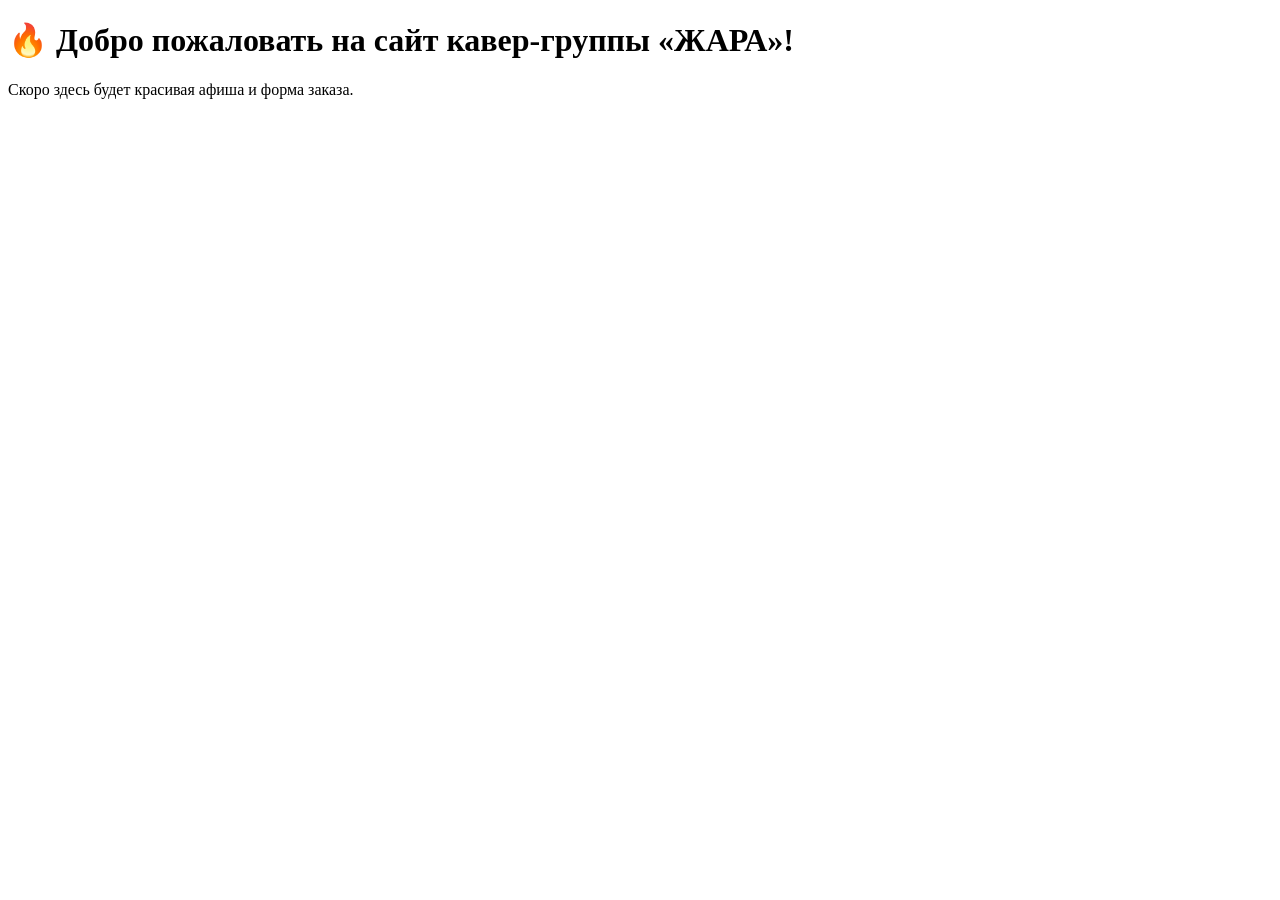
<file: templates/index.html>
<!DOCTYPE html>
<html lang="ru">
<head>
    <meta charset="UTF-8">
    <title>ЖАРА | Официальный сайт</title>
</head>
<body>
    <h1>🔥 Добро пожаловать на сайт кавер-группы «ЖАРА»!</h1>
    <p>Скоро здесь будет красивая афиша и форма заказа.</p>
</body>
</html>
</file>
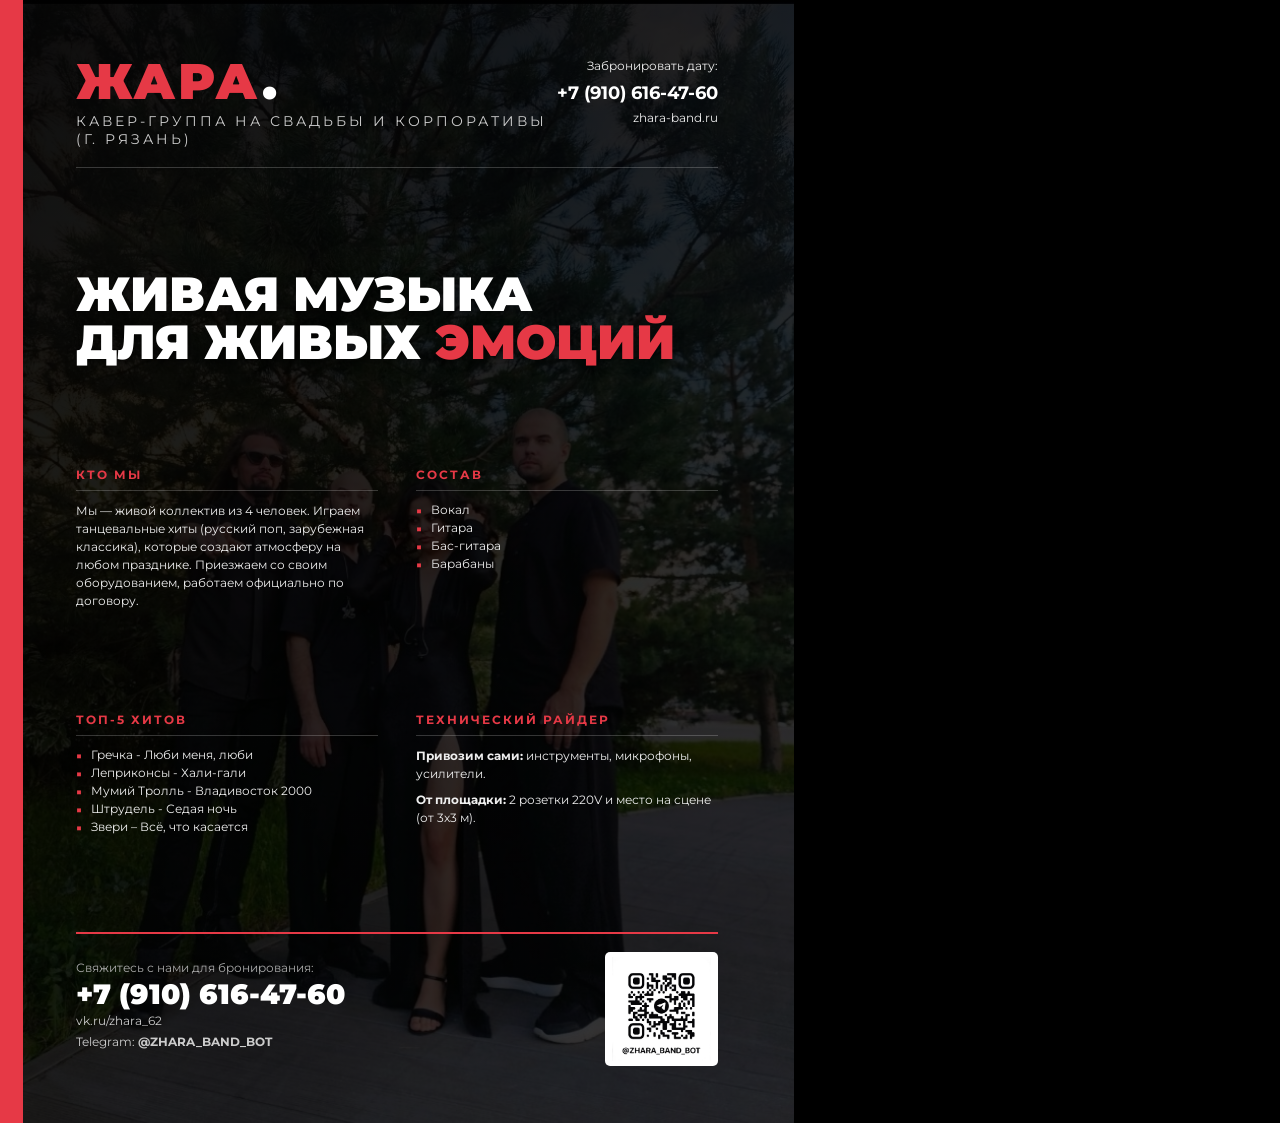
<file: promo3.html>
<!DOCTYPE html>
<html lang="ru">
<head>
    <meta charset="UTF-8">
    <title>ЖАРА | Коммерческое предложение</title>
    <link href="https://fonts.googleapis.com/css2?family=Montserrat:wght@400;700;900&display=swap" rel="stylesheet">
    <style>
        * { margin: 0; padding: 0; box-sizing: border-box; }

        /* Принудительная печать фона */
        body {
            font-family: 'Montserrat', sans-serif;
            background: #000;
            color: #fff;
            -webkit-print-color-adjust: exact;
        }

        /* Настройка страницы А4 */
        @page { size: A4; margin: 0; }

        .page {
            width: 210mm;
            height: 297mm;
            position: relative;
            overflow: hidden;
            background: url('static/images/about-bg.jpg') center center / cover no-repeat;
            /* ВАЖНО: Если картинка не появится, проверь путь выше.
               Файл about-bg.jpg должен лежать в папке static/images/ */
        }

        /* Затемняющий слой поверх фото, чтобы текст читался */
        .page::before {
            content: '';
            position: absolute;
            top: 0; left: 0; right: 0; bottom: 0;
            background: linear-gradient(135deg, rgba(0,0,0,0.95) 0%, rgba(0,0,0,0.75) 100%);
            z-index: 1;
        }

                /* Контент (текст) поверх затемнения */
        .content {
            position: relative;
            z-index: 2;
            height: 100%;
            padding: 15mm 20mm;
            display: flex;
            flex-direction: column;
            justify-content: space-between; /* <-- ВОТ ЭТА СТРОЧКА */
        }

        /* Красная полоса сбоку */
        .red-bar {
            position: absolute;
            top: 0; left: 0;
            width: 6mm; height: 100%;
            background: #e63946;
            z-index: 3;
        }

        /* --- ШАПКА --- */
        .header { display: flex; justify-content: space-between; align-items: flex-start; margin-bottom: 10mm; border-bottom: 1px solid rgba(255,255,255,0.2); padding-bottom: 5mm; }
        .logo { font-size: 50px; font-weight: 900; color: #e63946; letter-spacing: 2px; line-height: 1; }
        .logo span { color: #fff; }
        .subtitle { font-size: 14px; letter-spacing: 3px; text-transform: uppercase; color: #ccc; margin-top: 5px; }

        .contacts-top { text-align: right; font-size: 12px; color: #ccc; }
        .contacts-top a { color: #fff; text-decoration: none; font-weight: 700; font-size: 18px; display: block; margin-bottom: 5px; white-space: nowrap;}

        /* --- ЗАГОЛОВОК --- */
        .hero-title { font-size: 48px; font-weight: 900; line-height: 1; text-transform: uppercase; margin-bottom: 10mm; text-shadow: 0 4px 10px rgba(0,0,0,0.5); }
        .hero-title span { color: #e63946; }

        /* --- СЕТКА ТЕКСТА --- */
        .grid-2 { display: grid; grid-template-columns: 1fr 1fr; gap: 10mm; margin-bottom: 8mm; }

        .section-title {
            font-size: 12px; color: #e63946; font-weight: 700;
            text-transform: uppercase; letter-spacing: 2px;
            margin-bottom: 3mm; border-bottom: 1px solid rgba(255,255,255,0.2); padding-bottom: 2mm;
        }

        p { font-size: 12px; line-height: 1.5; color: #eee; margin-bottom: 2mm; }
        ul { list-style: none; padding-left: 0; }
        ul li { position: relative; padding-left: 15px; margin-bottom: 3px; font-size: 12px; color: #eee; }
        ul li::before { content: '■'; color: #e63946; position: absolute; left: 0; font-size: 10px; top: 2px; }

        /* --- ПОДВАЛ --- */
        .footer {
            border-top: 2px solid #e63946;
            padding-top: 5mm;
            display: flex;
            justify-content: space-between;
            align-items: center;
        }
        .footer-text { font-size: 12px; color: #aaa; margin-bottom: 5px; }
        .footer-phone { font-size: 28px; font-weight: 900; color: #fff; line-height: 1; }
        .footer-tg { font-size: 14px; color: #e63946; font-weight: 700; margin-top: 5px; }

        /* Место под QR-код */
        .qr-block {
            width: 30mm; height: 30mm;
            background: rgba(255,255,255,0.9);
            border-radius: 5px;
            display: flex; justify-content: center; align-items: center;
            text-align: center; font-size: 10px; color: #000; font-weight: 700;
        }
    </style>
</head>
<body>

    <div class="page">
        <div class="red-bar"></div>

        <div class="content">
            <!-- Шапка -->
            <div class="header">
                <div>
                    <div class="logo">ЖАРА<span>.</span></div>
                    <div class="subtitle">Кавер-группа на свадьбы и корпоративы (г. Рязань)</div>
                </div>
                <div class="contacts-top">
                    <p>Забронировать дату:</p>
                    <a href="tel:+79106164760">+7 (910) 616-47-60</a>
                    <p>zhara-band.ru</p>
                </div>
            </div>

            <!-- Заголовок -->
            <h1 class="hero-title">ЖИВАЯ МУЗЫКА<br>ДЛЯ ЖИВЫХ <span>ЭМОЦИЙ</span></h1>

            <!-- Кто мы и Состав -->
            <div class="grid-2">
                <div>
                    <div class="section-title">Кто мы</div>
                    <p>Мы — живой коллектив из 4 человек. Играем танцевальные хиты (русский поп, зарубежная классика), которые создают атмосферу на любом празднике. Приезжаем со своим оборудованием, работаем официально по договору.</p>
                </div>
                <div>
                    <div class="section-title">Состав</div>
                    <ul>
                        <li>Вокал</li>
                        <li>Гитара</li>
                        <li>Бас-гитара</li>
                        <li>Барабаны</li>
                    </ul>
                </div>
            </div>

            <!-- Репертуар и Райдер -->
            <div class="grid-2">
                <div>
                    <div class="section-title">Топ-5 хитов</div>
                    <ul>
                        <li>Гречка - Люби меня, люби</li>
                        <li>Леприконсы - Хали-гали</li>
                        <li>Мумий Тролль - Владивосток 2000</li>
                        <li>Штрудель - Седая ночь</li>
                        <li>Звери – Всё, что касается</li>
                    </ul>
                </div>
                <div>
                    <div class="section-title">Технический райдер</div>
                    <p><b>Привозим сами:</b> инструменты, микрофоны, усилители.</p>
                    <p><b>От площадки:</b> 2 розетки 220V и место на сцене (от 3х3 м).</p>
                </div>
            </div>

                        <!-- Подвал -->
            <div class="footer">
                <div>
                    <div class="footer-text">Свяжитесь с нами для бронирования:</div>
                    <div class="footer-phone">+7 (910) 616-47-60</div>

                    <!-- Сделали ссылку на ВК красивой и кликабельной -->
                    <a href="https://vk.ru/zhara_62" style="display: block; color: #ccc; text-decoration: none; font-size: 12px; margin-top: 5px;">vk.ru/zhara_62</a>

                    <p style="font-size: 12px; margin-top: 5px; color: #ccc;">Telegram: <b>@ZHARA_BAND_BOT</b></p>
                </div>

                <!-- QR-код -->
                <div class="qr-block" style="background: #fff; padding: 5px; border-radius: 5px;">
                    <img src="static/images/qr.png" alt="QR-код бота" style="width: 100%; height: 100%; object-fit: contain;">
                </div>
            </div>
        </div>
    </div>

</body>
</html>
</file>
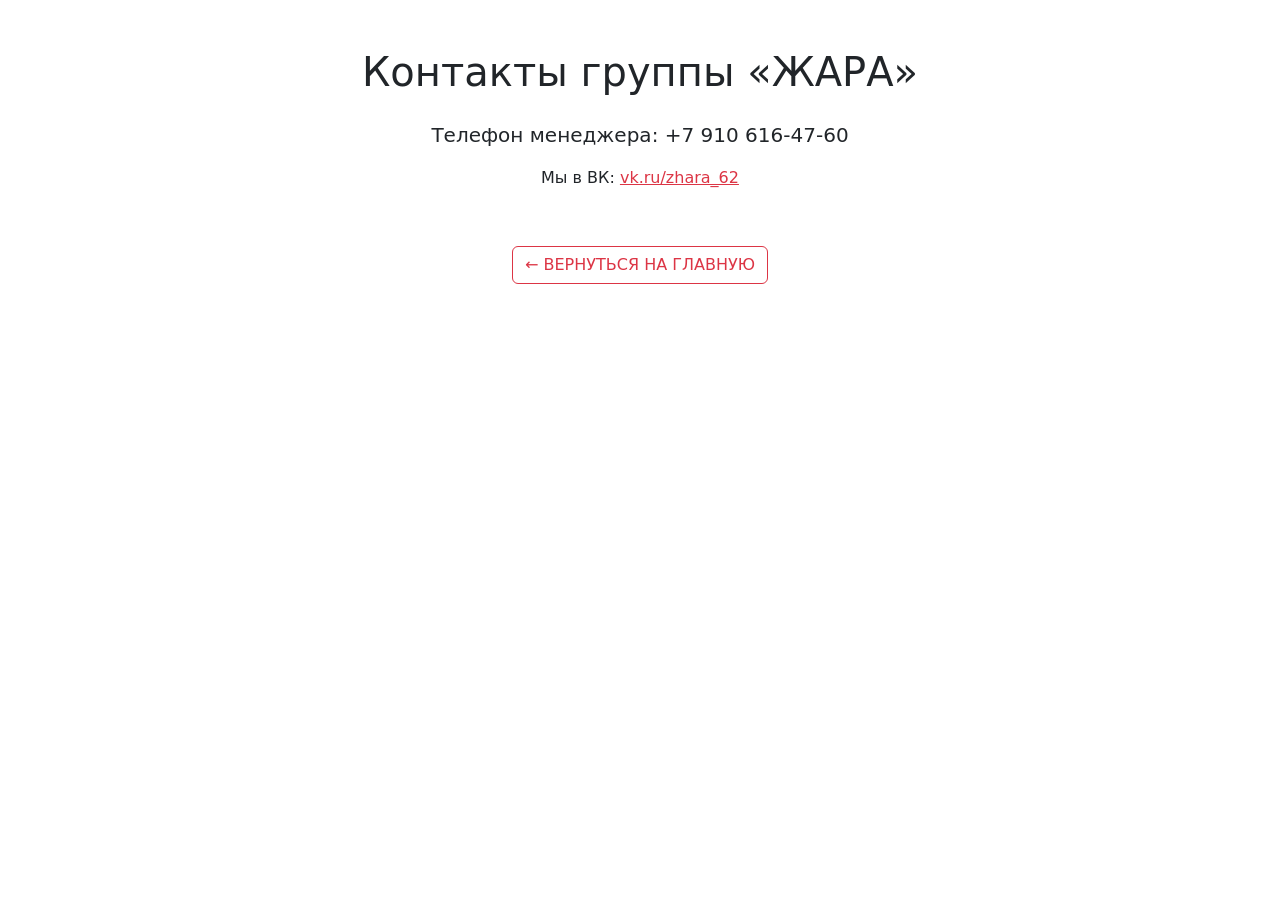
<file: templates/main/contacts.html>
<!DOCTYPE html>
<html lang="ru">
<head>
    <meta charset="UTF-8">
    <title>Контакты | ЖАРА</title>
    <link rel="stylesheet" type="text/css" href="/static/css/style.css">
    <link href="https://cdn.jsdelivr.net/npm/bootstrap@5.3.0/dist/css/bootstrap.min.css" rel="stylesheet">
</head>
<body>
    <!-- Контейнер Bootstrap задает ровные отступы по краям -->
    <div class="container mt-5 text-center">
        <h1 class="mb-4">Контакты группы «ЖАРА»</h1>

        <!-- Класс lead делает текст чуть крупнее и легче -->
        <p class="lead">Телефон менеджера: +7 910 616-47-60</p>

        <!-- Ссылка теперь красная благодаря классу text-danger -->
        <p>Мы в ВК: <a href="https://vk.ru/zhara_62" target="_blank" class="text-danger">vk.ru/zhara_62</a></p>

        <br>
        <!-- Кнопка возврата в стиле Bootstrap -->
        <a href="/" class="btn btn-outline-danger mt-3">← Вернуться на главную</a>
    </div>
</body>
</html>
</file>
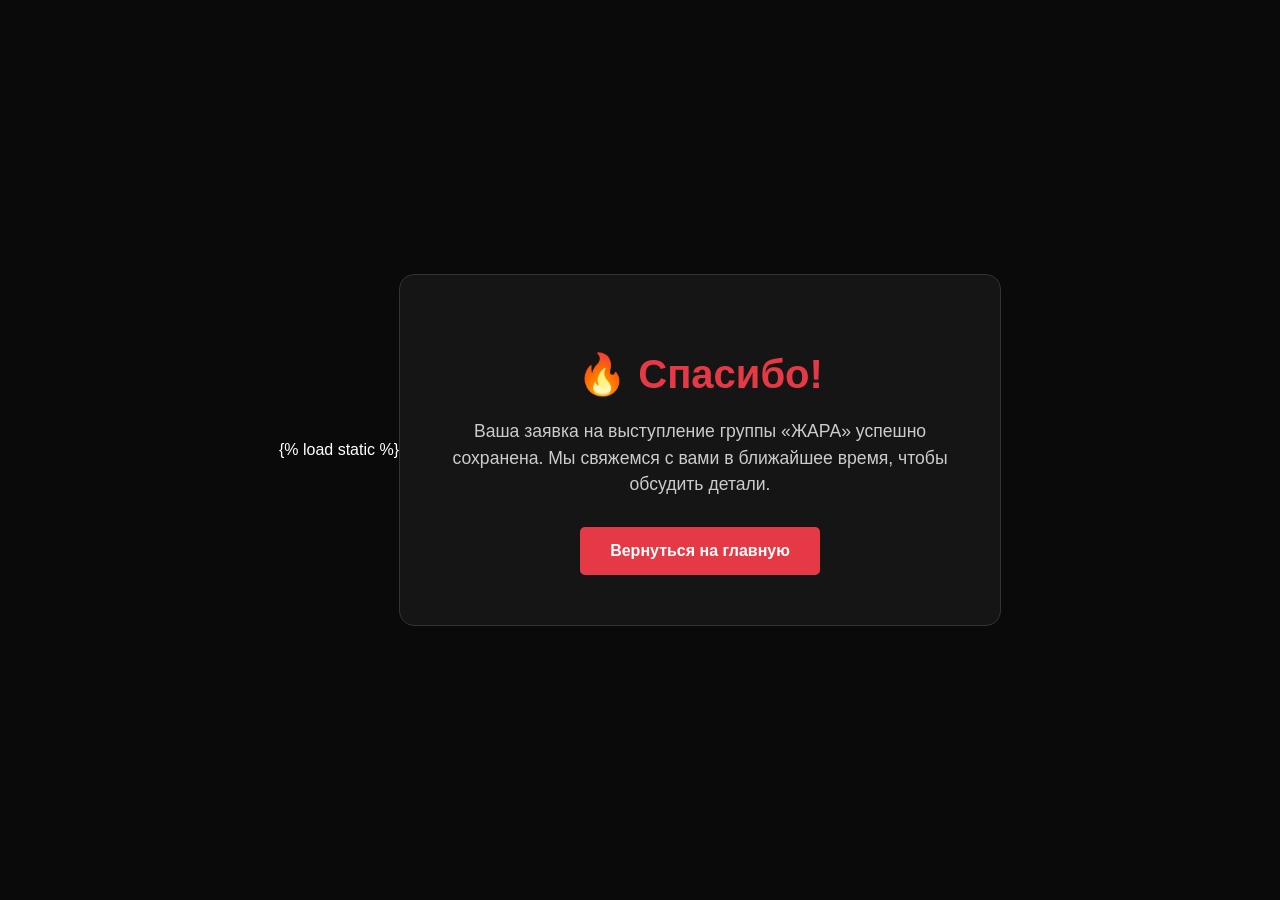
<file: templates/main/success.html>
{% load static %}
<!DOCTYPE html>
<html lang="ru">
<head>
    <meta charset="UTF-8">
    <meta name="viewport" content="width=device-width, initial-scale=1.0">
    <title>Заявка принята | ЖАРА</title>
    <style>
        body {
            background-color: #0a0a0a;
            color: #fff;
            font-family: 'Montserrat', sans-serif;
            display: flex;
            justify-content: center;
            align-items: center;
            height: 100vh;
            text-align: center;
            margin: 0;
        }
        .container {
            background: #151515;
            padding: 50px;
            border-radius: 15px;
            border: 1px solid #333;
            max-width: 500px;
        }
        h1 {
            color: #e63946;
            font-size: 2.5rem;
            margin-bottom: 20px;
        }
        p {
            color: #ccc;
            font-size: 1.1rem;
            margin-bottom: 30px;
            line-height: 1.5;
        }
        .btn {
            display: inline-block;
            padding: 15px 30px;
            background-color: #e63946;
            color: white;
            text-decoration: none;
            font-weight: bold;
            border-radius: 5px;
            transition: background 0.3s;
        }
        .btn:hover {
            background-color: #bc2f3a;
        }
    </style>
</head>
<body>
    <div class="container">
        <h1>🔥 Спасибо!</h1>
        <p>Ваша заявка на выступление группы «ЖАРА» успешно сохранена. Мы свяжемся с вами в ближайшее время, чтобы обсудить детали.</p>
        <a href="/" class="btn">Вернуться на главную</a>
    </div>
</body>
</html>
</file>
<file: static/css/style.css>
@import url('https://fonts.googleapis.com/css2?family=Montserrat:wght@400;700;900&display=swap');

* {
    margin: 0;
    padding: 0;
    box-sizing: border-box;
}

body {
    background-color: #000;
    color: #fff;
    font-family: 'Montserrat', sans-serif;
    overflow-x: hidden;
}

/* --- ГЛАВНЫЙ ЭКРАН С ВИДЕО --- */
.hero {
    position: relative;
    height: 100vh;
    width: 100%;
    display: flex;
    align-items: center;
    padding: 0 5%;
    overflow: hidden;
    background-color: #000;
}

/* --- АНИМАЦИЯ ПОЯВЛЕНИЯ ТЕКСТА --- */
@keyframes slideUp {
    0% {
        opacity: 0;
        transform: translateY(60px); /* Текст изначально на 60px ниже */
    }
    100% {
        opacity: 1;
        transform: translateY(0); /* Текст встает на свое место */
    }
}

/* Изначально прячем элементы, чтобы они не мигали до начала анимации */
.hero-content .subtitle,
.hero-content h1,
.hero-content p,
.hero-content .btn {
    opacity: 0;
    /* 1s — длительность, ease-out — плавное замедление в конце */
    animation: slideUp 1.2s cubic-bezier(0.2, 0.8, 0.2, 1) forwards;
}

/* Делаем задержки, чтобы элементы выезжали по очереди */
.hero-content .subtitle { animation-delay: 0.2s; } /* Выезжает первым */
.hero-content h1 { animation-delay: 0.5s; }       /* Заголовок вторым */
.hero-content p { animation-delay: 0.8s; }        /* Описание третьим */
.hero-content .btn { animation-delay: 1.1s; }     /* Кнопка последней */

/* Для пользователей, у которых в системе отключены анимации (для экономии батареи или по здоровью) */
@media (prefers-reduced-motion: reduce) {
    .hero-content .subtitle,
    .hero-content h1,
    .hero-content p,
    .hero-content .btn {
        animation: none;
        opacity: 1;
    }
}

.bg-video {
    position: absolute;
    top: 0;
    left: 0;
    width: 100%;
    height: 100%;
    object-fit: cover;
    z-index: 1;
    pointer-events: none;
    -webkit-tap-highlight-color: transparent;
}

.hero-content {
    position: relative;
    z-index: 10;
    max-width: 900px;
    text-align: left;
}

.hero-content .subtitle {
    font-size: 1rem;
    letter-spacing: 5px;
    text-transform: uppercase;
    color: #aaa;
    margin-bottom: 20px;
    display: block;
}

.hero-content h1 {
    font-size: 6rem;
    font-weight: 900;
    text-transform: uppercase;
    line-height: 0.95;
    margin-bottom: 30px;
    letter-spacing: -2px;
}

.hero-content h1 span {
    color: #e63946;
}

.hero-content p {
    font-size: 1.2rem;
    color: #ccc;
    margin-bottom: 40px;
}

/* Кнопка */
.btn {
    display: inline-block;
    padding: 20px 50px;
    background-color: #e63946;
    color: white;
    text-decoration: none;
    font-weight: 900;
    text-transform: uppercase;
    font-size: 1.1rem;
    border: none;
    cursor: pointer;
    transition: background 0.3s, transform 0.3s;
}

.btn:hover {
    background-color: #bc2f3a;
    transform: scale(1.02);
}

/* --- СЕКЦИЯ "О ГРУППЕ" (ФОТО НА ФОНЕ) --- */
.about-section {
    position: relative;
    min-height: 100vh;
    background-size: cover;
    background-position: center center; /* ВЕРНУЛИ ЦЕНТР, чтобы люди были видны */
    background-attachment: fixed;
    display: flex;
    align-items: center;
    padding: 100px 5%;
}

/* Затемняющий градиент */
.about-section::before {
    content: '';
    position: absolute;
    top: 0; left: 0; right: 0; bottom: 0;
    background: linear-gradient(to right, rgba(0,0,0,0.9) 0%, rgba(0,0,0,0.5) 50%, rgba(0,0,0,0.2) 100%);
    z-index: 0;
}

.about-content {
    position: relative;
    z-index: 1;
    max-width: 900px;
    margin: 0 auto;
    width: 100%;
}

.about-content h2 {
    font-size: 5rem;
    font-weight: 900;
    text-transform: uppercase;
    line-height: 0.95;
    margin-bottom: 30px;
    text-shadow: 0px 4px 20px rgba(0, 0, 0, 0.9);
}

.about-content h2 span {
    color: #e63946;
}

.about-content p {
    font-size: 1.2rem;
    line-height: 1.6;
    color: #eee;
    max-width: 650px;
    margin-bottom: 80px;
    text-shadow: 0px 2px 10px rgba(0, 0, 0, 0.9);
}

/* Блок со статистикой */
.stats {
    display: flex;
    gap: 80px;
    border-top: 1px solid rgba(255, 255, 255, 0.3);
    padding-top: 40px;
}

.stat-item h3 {
    font-size: 6rem;
    color: #e63946;
    line-height: 1;
    margin-bottom: 10px;
    text-shadow: 0px 4px 10px rgba(0, 0, 0, 0.8);
}

.stat-item p {
    font-size: 1.1rem;
    text-transform: uppercase;
    letter-spacing: 2px;
    color: #ccc;
}

/* --- СЕКЦИЯ ВИДЕО --- */
.video-section {
    padding: 100px 5%;
    background: #0a0a0a;
    text-align: left;
    max-width: 1200px;
    margin: 0 auto;
}

.section-title {
    font-size: 3rem;
    font-weight: 900;
    text-transform: uppercase;
    margin-bottom: 50px;
    line-height: 1.1;
}

.video-grid {
    display: grid;
    grid-template-columns: 1fr 1fr;
    gap: 30px;
}

.video-card {
    position: relative;
    border-radius: 10px;
    overflow: hidden;
    cursor: pointer;
    aspect-ratio: 16 / 9;
}

.video-card img {
    width: 100%;
    height: 100%;
    object-fit: cover;
    transition: transform 0.5s;
}

.video-card:hover img {
    transform: scale(1.05);
}

.video-overlay {
    position: absolute;
    top: 0; left: 0; right: 0; bottom: 0;
    background: rgba(0,0,0,0.4);
    display: flex;
    justify-content: center;
    align-items: center;
}

.play-btn {
    width: 70px;
    height: 70px;
    background: rgba(230, 57, 70, 0.8);
    border: none;
    border-radius: 50%;
    color: white;
    font-size: 1.5rem;
    padding-left: 5px;
    cursor: pointer;
    transition: background 0.3s, transform 0.3s;
}

.video-card:hover .play-btn {
    background: #e63946;
    transform: scale(1.1);
}

.video-caption {
    position: absolute;
    bottom: 20px;
    left: 20px;
    z-index: 2;
    font-size: 1.2rem;
    font-weight: 700;
    text-transform: uppercase;
    background: rgba(0,0,0,0.6);
    padding: 5px 15px;
    border-radius: 5px;
}

/* --- МОДАЛЬНОЕ ОКНО ВИДЕО --- */
.modal {
    display: none;
    position: fixed;
    z-index: 1000;
    left: 0;
    top: 0;
    width: 100%;
    height: 100%;
    background-color: rgba(0,0,0,0.9);
}

.modal-content {
    position: relative;
    margin: 5% auto;
    width: 90%;
    max-width: 1000px;
    background: #000;
    border-radius: 8px;
    overflow: hidden;
    box-shadow: 0 10px 30px rgba(0,0,0,0.8);
}

.modal-content video {
    width: 100%;
    height: auto;
    max-height: 80vh;
    display: block;
    object-fit: contain;
}

.close-btn {
    position: absolute;
    top: 10px;
    right: 15px;
    color: #fff;
    font-size: 40px;
    font-weight: bold;
    cursor: pointer;
    z-index: 10;
    text-shadow: 0 0 10px #000;
}

.close-btn:hover {
    color: #e63946;
}

/* =========================================
   АДАПТИВНОСТЬ ДЛЯ ТЕЛЕФОНОВ (ОДИН ОБЩИЙ БЛОК)
   ========================================= */
@media (max-width: 768px) {
    /* Главный экран */
    .hero-content h1 {
        font-size: 2.8rem;
        line-height: 1.1;
        letter-spacing: -1px;
    }
    .hero-content .subtitle {
        font-size: 0.8rem;
        letter-spacing: 3px;
    }
    .hero-content p {
        font-size: 1rem;
    }
    .btn {
        padding: 15px 30px;
        font-size: 1rem;
        width: 100%;
        text-align: center;
    }

         /* Секция о группе (мобильная версия) */
    .about-section {
        padding: 80px 20px;
        background-attachment: scroll; /* Возвращаем, чтобы не было глюков */
        background-position: center top; /* ВАЖНО: чтобы на телефоне были видны лица, а не ноги */
        background-size: cover;
    }

    .about-content h2 {
        font-size: 2.5rem;
        line-height: 1.1;
    }
    .about-content p {
        font-size: 1rem;
        margin-bottom: 50px;
    }
    .stats {
        flex-direction: column;
        gap: 30px;
        border-top: none;
    }
    .stat-item h3 {
        font-size: 4rem;
    }

    /* Секция видео */
    .video-grid {
        grid-template-columns: 1fr;
    }
    .section-title {
        font-size: 2rem;
    }
    .modal-content {
        width: 95%;
        margin: 30% auto;
    }
}

/* =========================================
   СТРАНИЦА БРОНИРОВАНИЯ (BOOKING)
   ========================================= */
.booking-page {
    height: 100vh;
    display: flex;
    justify-content: center;
    align-items: center;
    overflow: hidden;
    position: relative;
}

/* Фоновое изображение с затемнением */
.booking-bg {
    position: absolute;
    top: 0; left: 0; width: 100%; height: 100%;
    /* Уменьшили затемнение с 0.7/0.9 до 0.4/0.5 */
    background: linear-gradient(rgba(10,10,10,0.4), rgba(10,10,10,0.5)), url('../images/live-cover.jpg') center/cover no-repeat;
    z-index: -1;
}

/* Карточка формы (эффект стекла) */
.booking-container {
    background: rgba(20, 20, 20, 0.3); /* Было 0.4, стало 0.3 */
    backdrop-filter: blur(6px); /* Уменьшили размытие, чтобы фото угадывалось */
    -webkit-backdrop-filter: blur(6px);
    border: 1px solid rgba(255, 255, 255, 0.2); /* Сделали рамку чуть ярче */
    padding: 40px 30px; /* Чуть уменьшили отступы, чтобы всё влезло */
    border-radius: 15px;
    width: 100%;
    max-width: 500px;
    box-shadow: 0 20px 50px rgba(0,0,0,0.6);
    animation: slideUp 0.8s ease-out forwards;
}

.booking-title {
    font-size: 2rem;
    text-align: center;
    color: #e63946;
    margin-bottom: 30px;
    font-weight: 900;
    text-transform: uppercase;
}

/* Поля ввода */
.form-group {
    margin-bottom: 20px;
}

.form-group label {
    display: block;
    margin-bottom: 8px;
    color: #ccc;
    font-size: 14px;
    font-weight: 600;
}

.form-group input {
    width: 100%;
    padding: 15px;
    background: rgba(255, 255, 255, 0.1);
    border: 1px solid rgba(255, 255, 255, 0.3);
    border-radius: 8px;
    color: #fff;
    font-size: 16px;
    font-family: 'Montserrat', sans-serif;
    transition: border 0.3s, background 0.3s;
}

.form-group input:focus {
    outline: none;
    border-color: #e63946; /* Красная рамка при клике */
    background: rgba(255, 255, 255, 0.1);
}

/* Кнопка */
.btn-submit {
    width: 100%;
    background-color: #e63946;
    color: white;
    border: none;
    padding: 18px;
    border-radius: 8px;
    font-size: 16px;
    font-weight: 700;
    text-transform: uppercase;
    cursor: pointer;
    margin-top: 10px;
    transition: background 0.3s, transform 0.3s;
}

.btn-submit:hover {
    background-color: #bc2f3a;
    transform: translateY(-2px);
}

/* Адаптация под мобильные */
@media (max-width: 768px) {
    .booking-container {
        padding: 30px 20px;
        margin: 20px;
        width: calc(100% - 40px);
    }
    .booking-title {
        font-size: 1.5rem;
    }
}

/* Фикс для поля даты на телефонах */
.form-group input[type="date"] {
    -webkit-appearance: none;
    -moz-appearance: none;
    appearance: none;
    min-height: 50px; /* Задаем минимальную высоту */
    display: flex;
    align-items: center;
}

/* =========================================
   СТРАНИЦА РЕПЕРТУАРА
   ========================================= */
.repertoire-page {
    background-color: #0a0a0a;
    min-height: 100vh;
    padding-top: 60px;
}

.container {
    max-width: 1200px;
    margin: 0 auto;
    padding: 0 5%;
}

.repertoire-title {
    font-size: 3.5rem;
    font-weight: 900;
    color: #fff;
    text-transform: uppercase;
    text-align: center;
    margin-bottom: 10px;
    line-height: 1.1;
    text-shadow: 0 4px 15px rgba(0,0,0,0.5);
}

.repertoire-subtitle {
    text-align: center;
    color: #aaa;
    font-size: 1.1rem;
    margin-bottom: 50px;
}

/* Сетка карточек */
.songs-grid {
    display: grid;
    grid-template-columns: repeat(auto-fill, minmax(320px, 1fr));
    gap: 20px;
}

/* Карточка песни */
.song-card {
    background: #151515;
    border: 1px solid #333;
    border-radius: 12px;
    padding: 20px 25px;
    display: flex;
    justify-content: space-between;
    align-items: center;
    transition: transform 0.3s, border-color 0.3s, box-shadow 0.3s;
}

.song-card:hover {
    transform: translateY(-5px);
    border-color: #e63946;
    box-shadow: 0 10px 25px rgba(230, 57, 70, 0.15);
}

.song-info {
    display: flex;
    flex-direction: column;
    padding-right: 15px;
}

.song-genre {
    font-size: 10px;
    text-transform: uppercase;
    color: #e63946;
    font-weight: 900;
    letter-spacing: 1.5px;
    margin-bottom: 5px;
}

.song-title {
    font-size: 1.2rem;
    font-weight: 700;
    color: #fff;
    margin-bottom: 4px;
    line-height: 1.2;
}

.song-artist {
    font-size: 0.9rem;
    color: #aaa;
    margin-bottom: 8px;
}

.song-duration {
    font-size: 0.8rem;
    color: #666;
    font-weight: 600;
}

.song-price {
    font-size: 1.6rem;
    font-weight: 900;
    color: #fff;
    white-space: nowrap;
}

/* Адаптив */
@media (max-width: 768px) {
    .repertoire-title { font-size: 2.2rem; }
    .songs-grid { grid-template-columns: 1fr; }
}

/* =========================================
   ФИЛЬТР ПО ЖАНРАМ (РЕПЕРТУАР)
   ========================================= */
.genre-filters {
    display: flex;
    flex-wrap: wrap;
    gap: 10px;
    justify-content: center;
    margin-bottom: 40px;
}

.genre-btn {
    padding: 10px 22px;
    background: transparent;
    border: 1px solid #333;
    border-radius: 25px;
    color: #aaa;
    text-decoration: none;
    font-size: 14px;
    font-weight: 600;
    transition: all 0.3s;
}

.genre-btn:hover {
    border-color: #e63946;
    color: #fff;
    background: rgba(230, 57, 70, 0.1);
}

.genre-btn.active {
    background: #e63946;
    color: #fff;
    border-color: #e63946;
}

/* --- НОВОГОДНЯЯ АНИМАЦИЯ НА КНОПКЕ --- */
.btn-snow {
    position: relative;
    overflow: hidden;

    /* --- НОВОГОДНИЙ ЛЕД НА КНОПКЕ --- */
    border: 2px solid #aee2ff; /* Светло-голубая кромка льда */
    box-shadow: 0 0 15px rgba(174, 226, 255, 0.4), inset 0 0 10px rgba(174, 226, 255, 0.3);
    text-shadow: 0 0 8px rgba(255, 255, 255, 0.8);
    transition: all 0.3s ease;
}

/* Делаем так, чтобы при наведении кнопка становилась еще более ледяной */
.btn-snow:hover {
    box-shadow: 0 0 25px rgba(174, 226, 255, 0.7), inset 0 0 15px rgba(174, 226, 255, 0.5);
    border-color: #fff;
}

/* Базовый стиль снежинки */
.snowflake {
    position: absolute;
    top: -20px;
    opacity: 0;
    pointer-events: none;
    animation: snowFall 3s infinite linear;
    text-shadow: 0 0 10px rgba(255, 255, 255, 0.8), 0 0 20px rgba(255, 255, 255, 0.4);
}

/* Задаем снежинкам разные позиции, размеры и задержки */
.snowflake:nth-of-type(1) {
    left: 15%;
    font-size: 18px;
    animation-delay: 0s;
}

.snowflake:nth-of-type(2) {
    left: 40%;
    font-size: 14px;
    animation-delay: 1.2s;
}

.snowflake:nth-of-type(3) {
    left: 65%;
    font-size: 20px;
    animation-delay: 0.5s;
}

.snowflake:nth-of-type(4) {
    left: 85%;
    font-size: 16px;
    animation-delay: 2s;
}

/* Анимация падения */
@keyframes snowFall {
    0% {
        transform: translateY(0) rotate(0deg);
        opacity: 0;
    }
    20% {
        opacity: 1;
    }
    80% {
        opacity: 1;
    }
    100% {
        transform: translateY(60px) rotate(360deg); /* Падает вниз */
        opacity: 0;
    }
}

/* --- САНТА НА ЛОГОТИПЕ --- */
.logo-santa-wrap {
    position: relative;
    display: inline-block;
}

.santa-hat {
    position: absolute;
    top: -15px; /* Поднимаем Санту над буквой */
    right: -20px; /* Сдвигаем вправо */
    font-size: 28px;
    transform: rotate(-15deg); /* Наклоняем */
    animation: santaBounce 2s infinite ease-in-out; /* Легкое покачивание */
    pointer-events: none; /* Чтобы не мешал кликать по логотипу */
    filter: drop-shadow(0 0 5px rgba(255, 0, 0, 0.5)); /* Красная тень */
}

/* Анимация покачивания Санты */
@keyframes santaBounce {
    0%, 100% { transform: translateY(0) rotate(-15deg); }
    50% { transform: translateY(-5px) rotate(-5deg); }
}
</file>
